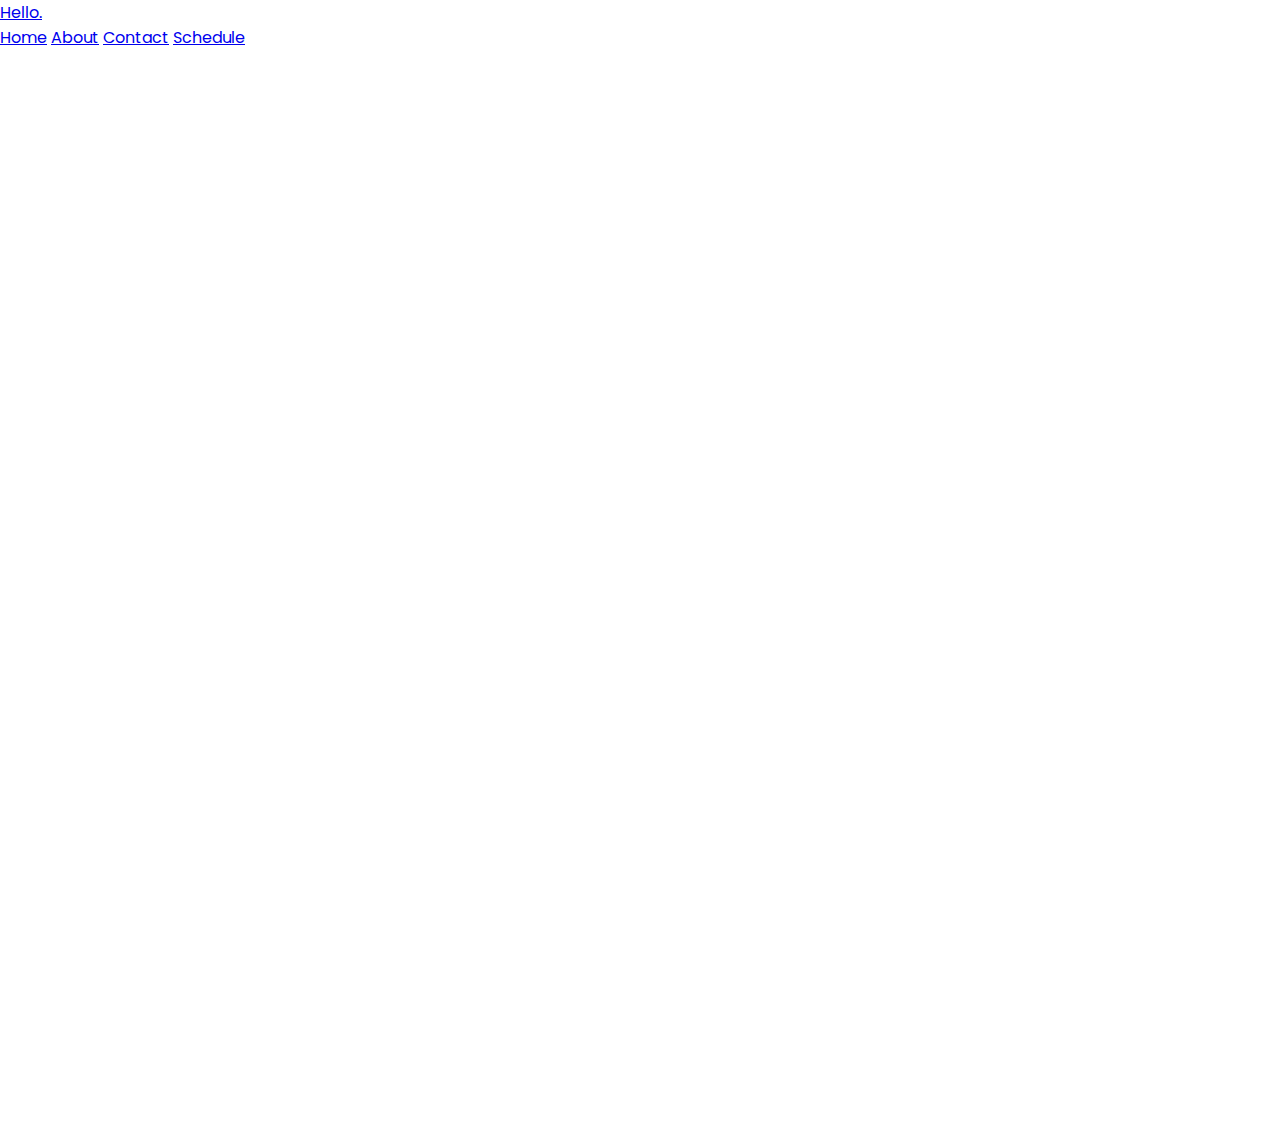
<file: index.html>
<!DOCTYPE HTML>
<html lang="en">

<head>
    <meta charset="UTF-8">
    <meta http-equiv="X-UA-Compatible" content="IE=edge">
    <meta name="viewport" content="width=device-width, initial-scale=1.0">
    <title>
        My Personal Website.
    </title>
    <link rel="stylesheet" href="style.css">
    <link href='https://unpkg.com/boxicons@2.1.4/css/boxicons.min.css' rel='stylesheet'>
</head>

<body>

    <header class="header">
        <a href="#" class="logo">Hello.</a>
        <nav class="navbar">
            <a href="index.html" class="active">Home</a>
            <a href="About_Me.html">About</a>
            <a href="ContactMe.html">Contact</a>
            <a href="Schedule.html">Schedule</a>
        </nav>
    </header>

    <section class="home">
        <div class="home-content">
            <h1>Hello!!!</h1>
            <h1>My name's</h1>
            <h1>Bagus Insan Pradana.</h1>
            <h3>Junior at Informatics Engineering.</h3>
            <p>I'am a college student in University of <b>Politeknik Elektronika Negeri Surabaya</b>,
                and i still have no idea how to coding like everyone else.</p>
            <div class="btn-box">
                <a href="About_Me.html">About Me?</a>
                <a href="Gaming/Gaming.html">Gaming</a>
            </div>
        </div>
    
    <div class="home-sci">
        <a href="https://www.instagram.com/gaatsuu/"><i class='bx bxl-instagram' ></i></a>
        <a href="https://steamcommunity.com/profiles/76561198372356977/"><i class='bx bxl-steam'></i></a>
        <a href="https://web.facebook.com/rock.head.75286?locale=id_ID&_rdc=1&_rdr"><i class='bx bxl-facebook-circle' ></i></a>
    </div>
    </section>

</body>

</html>
</file>
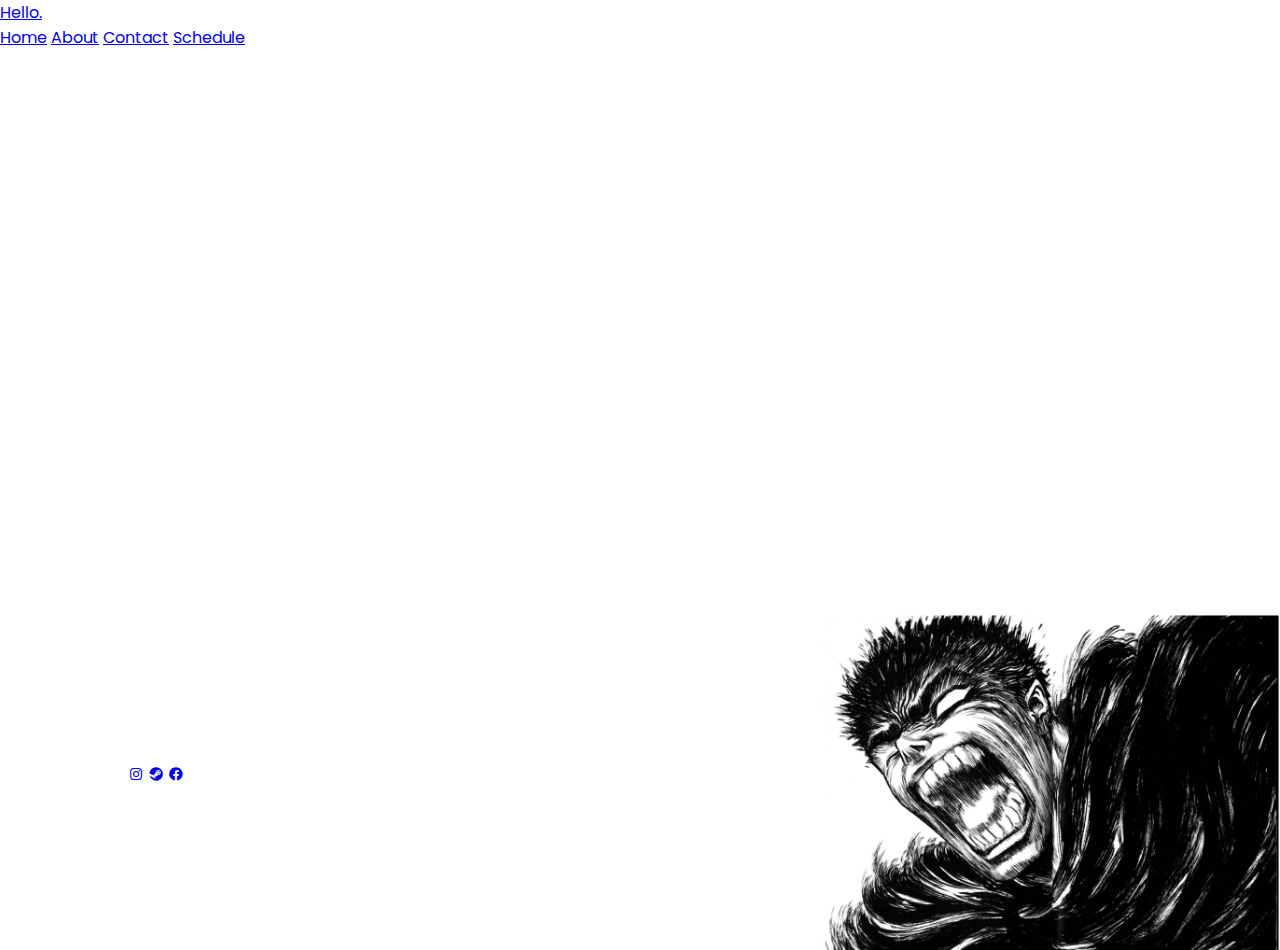
<file: About_Me.html>
<!DOCTYPE HTML>
<html lang="en">

<head>
    <meta charset="UTF-8">
    <meta http-equiv="X-UA-Compatible" content="IE=edge">
    <meta name="viewport" content="width=device-width, initial-scale=1.0">
    <title>
        About Me
    </title>
    <link rel="stylesheet" href="AboutMeStyle.css">
    <link href='https://unpkg.com/boxicons@2.1.4/css/boxicons.min.css' rel='stylesheet'>
</head>

<body>
    
    <header class="header">
        <a href="#" class="logo">
            Hello.
        </a>
        <nav class="navbar">
            <a href="index.html">Home</a>
            <a href="About_Me.html" class="active">About</a>
            <a href="ContactMe.html">Contact</a>
            <a href="Schedule.html">Schedule</a>
        </nav>

    </header>

    <!-- Embed YT -->
<section class="home">
    <div class="YouTube">
        <iframe class="youtube" width="560" height="315" src="https://www.youtube.com/embed/4asAfWde1BE?autoplay=1&mute=0" title="YouTube video player" frameborder="0" allow="accelerometer; autoplay; clipboard-write; encrypted-media; gyroscope; picture-in-picture; web-share" referrerpolicy="strict-origin-when-cross-origin" allowfullscreen>
        </iframe>
    <div class="home-content">
        <h1>
            About Me!
        </h1>
        <h3>
            My name is Bagus Insan Pradana!
        </h3>
        <h3>But people sometimes called me <i>"Dana"</i> or <i>"Bagus"</i>.</h3>
        <p>I was born in <b>Indonesia</b>, Batam, Riau Islands, August 13th 2005. 
            although i was born in Batam my parent decide to return in Java. 
            I'm pursuing my education mostly in <i>East Java</i>, & now here i'am become a college student
            in <b>Politeknik Elektronika Negeri Surabaya</b> pursuing my degree in <b>Informatics Engineering.</b><a href="./Ajax XML/XML.html" class="XML"> I also like movie!</a>
        </p>
    </div>
    <div class="home-sci">
        <a href="https://www.instagram.com/gaatsuu/"><i class='bx bxl-instagram' ></i></a>
        <a href="https://steamcommunity.com/profiles/76561198372356977/"><i class='bx bxl-steam'></i></a>
        <a href="https://web.facebook.com/rock.head.75286?locale=id_ID&_rdc=1&_rdr"><i class='bx bxl-facebook-circle' ></i></a>
    </div>

</section>

</body>
</html>
</file>
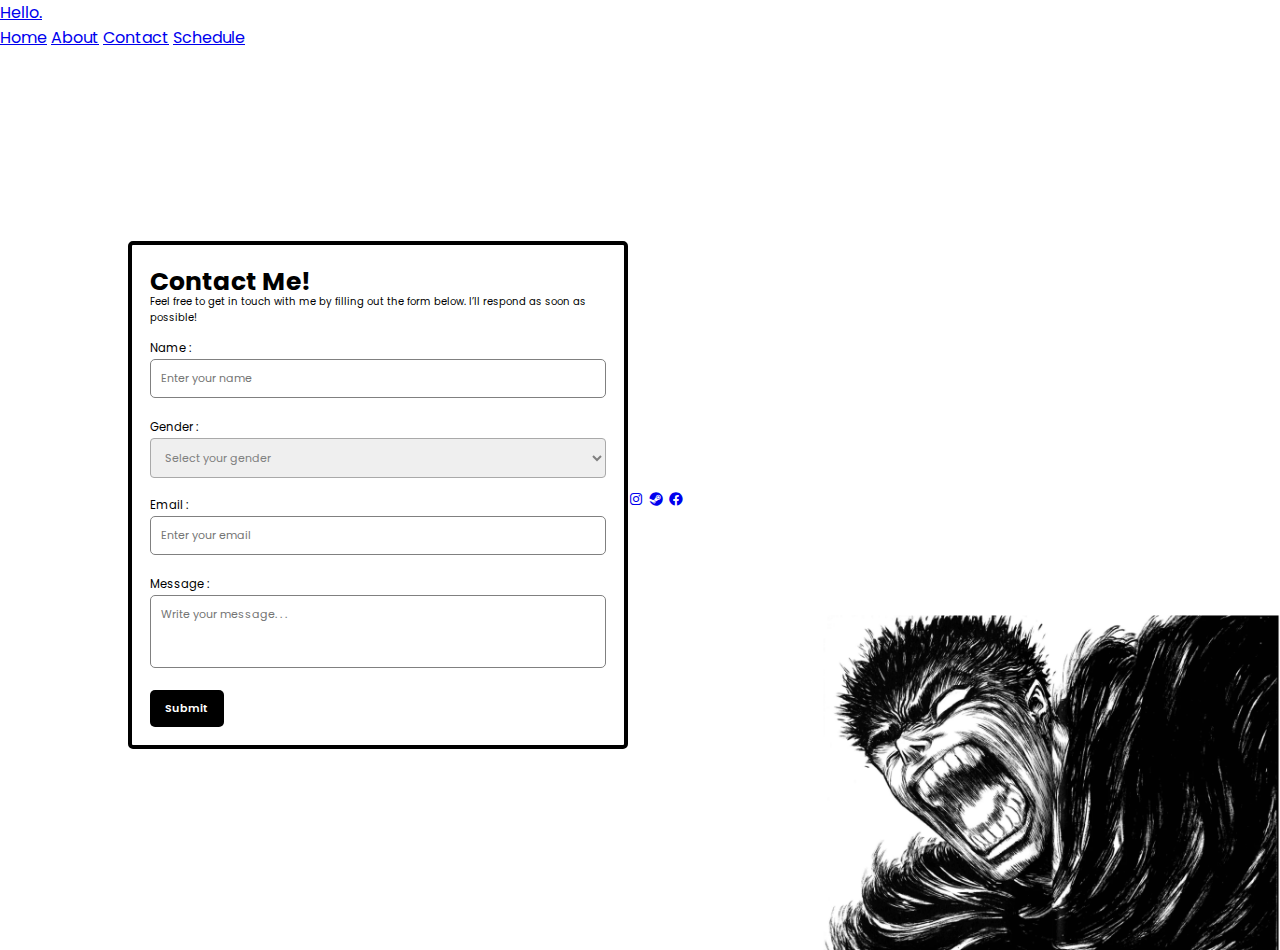
<file: ContactMe.html>
<!DOCTYPE HTML>
<html lang="en">

<head>
    <meta charset="UTF-8">
    <meta http-equiv="X-UA-Compatible" content="IE=edge">
    <meta name="viewport" content="width=device-width, initial-scale=1.0">
    <title>
        Contact Me!
    </title>
    <link rel="stylesheet" href="ContactStyle.css">
    <link href='https://unpkg.com/boxicons@2.1.4/css/boxicons.min.css' rel='stylesheet'>
</head>

<body>  
    <header class="header">
        <a href="#" class="logo">
            Hello.
        </a>
        <nav class="navbar">
            <a href="index.html" class="#">Home</a>
            <a href="About_Me.html">About</a>
            <a href="ContactMe.html" class="active">Contact</a>
            <a href="Schedule.html">Schedule</a>
        </nav>

    </header>

<section class="home">
    <div class="form-container">
        <h2>Contact Me!</h2>
        <p>Feel free to get in touch with me by filling out the form below. I’ll respond as soon as possible!</p>
        <form action="#" method="post">
            
            <label for="name">
                Name :
            </label>
            <input type="text" id="name" name="name" placeholder="Enter your name">
            
            <label for="gender">
                Gender :
            </label>
            <select id="gender" name="gender" required>
                <option value="" disabled selected>Select your gender</option>
                <option value="male">Male</option>
                <option value="female">Female</option>
                <option value="other">Other</option>
            </select>
            
            <label for="email">
                Email :
            </label>
            <input type="email" id="email" name="email" placeholder="Enter your email" required>
            
            <label for="message">
                Message :
            </label>
            <textarea id="message" name="message" rows="3" placeholder="Write your message. . ." required></textarea>
            
            <button type="submit">
                Submit
            </button>
        </form>
    </div>
    

    <div class="home-sci">
        <a href="https://www.instagram.com/gaatsuu/"><i class='bx bxl-instagram' ></i></a>
        <a href="https://steamcommunity.com/profiles/76561198372356977/"><i class='bx bxl-steam'></i></a>
        <a href="https://web.facebook.com/rock.head.75286?locale=id_ID&_rdc=1&_rdr"><i class='bx bxl-facebook-circle' ></i></a>
    </div>

</section>



</body>

</html>
</file>
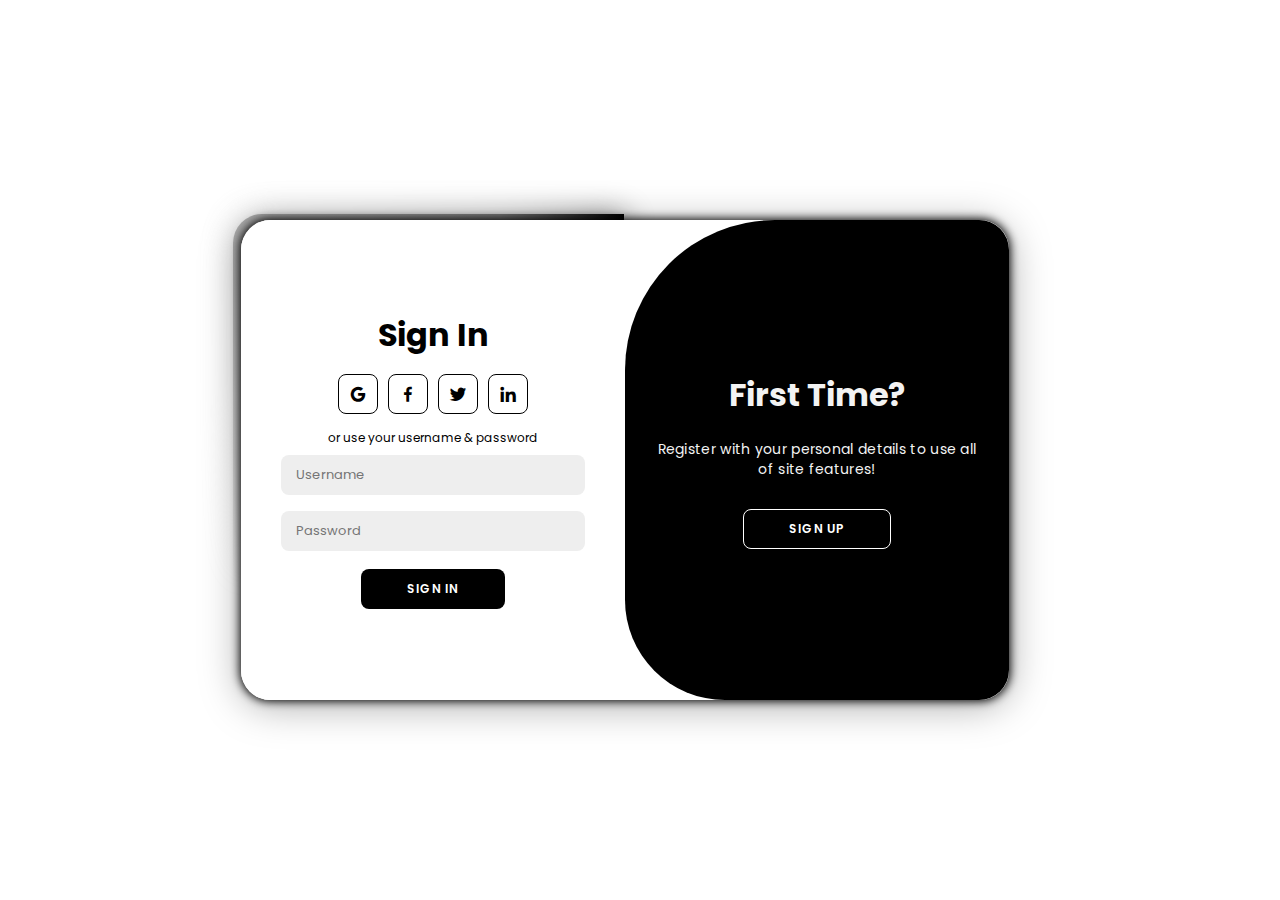
<file: LoginPage.html>
<!DOCTYPE html>
<html lang="en">
    <head>
        <meta charset="UTF-8" />
        <meta name="viewport" content="width=device-width, initial-scale=1.0">
        <link href='https://unpkg.com/boxicons@2.1.4/css/boxicons.min.css' rel='stylesheet'>
        <link rel="stylesheet" href="Login.css">
        <title>Welcome! | Login/Register</title>
    </head>

    <body>

        <section class="home">
        <div class="form-animation">
        <div class="container" id="container">
            <div class="form-container sign-up">
                <form>
                    <h1>Create Account</h1>
                    <div class="social-icons">
                        <a href="#" id="icons"><i class='bx bxl-google'></i></a>
                        <a href="#" id="icons"><i class='bx bxl-facebook'></i></a>
                        <a href="#" id="icons"><i class='bx bxl-twitter'></i></a>
                        <a href="#" id="icons"><i class='bx bxl-linkedin' ></i></a>
                    </div>
                    <span>or use your email for registeration</span>
                    <input type="text" placeholder="Name">
                    <input type="email" placeholder="Email">
                    <input type="password" placeholder="Password">
                    <button>Sign Up</button>
                </form>
            </div>

            <div class="form-container sign-in">
                <form>
                    <h1>Sign In</h1>
                    <div class="social-icons">
                        <a href="#" id="icons"><i class='bx bxl-google'></i></a>
                        <a href="#" id="icons"><i class='bx bxl-facebook'></i></a>
                        <a href="#" id="icons"><i class='bx bxl-twitter'></i></a>
                        <a href="#" id="icons"><i class='bx bxl-linkedin' ></i></a>
                    </div>
                    <span>or use your username & password</span>
                    <input type="text" placeholder="Username" required>
                    <input type="password" placeholder="Password" required>
                    <button>Sign In</button>
                </form>
            </div>

            <div class="toggle-container">
                <div class="toggle">
                    <div class="toggle-panel toggle-left">
                        <h1>Welcome Back!</h1>
                        <P>Enter your pesonal details to use all of site features</P>
                        <button class="hidden" id="login">Sign In</button>
                    </div>
                    <div class="toggle-panel toggle-right">
                        <h1>First Time?</h1>
                        <P>Register with your personal details to use all of site features!</P>
                        <button class="hidden" id="register">Sign Up</button>
                    </div>
                </div>
            </div>
            </div>
        </div>
        
            </section>

        <script src="Login.js"></script>
    </body>
</html>
</file>
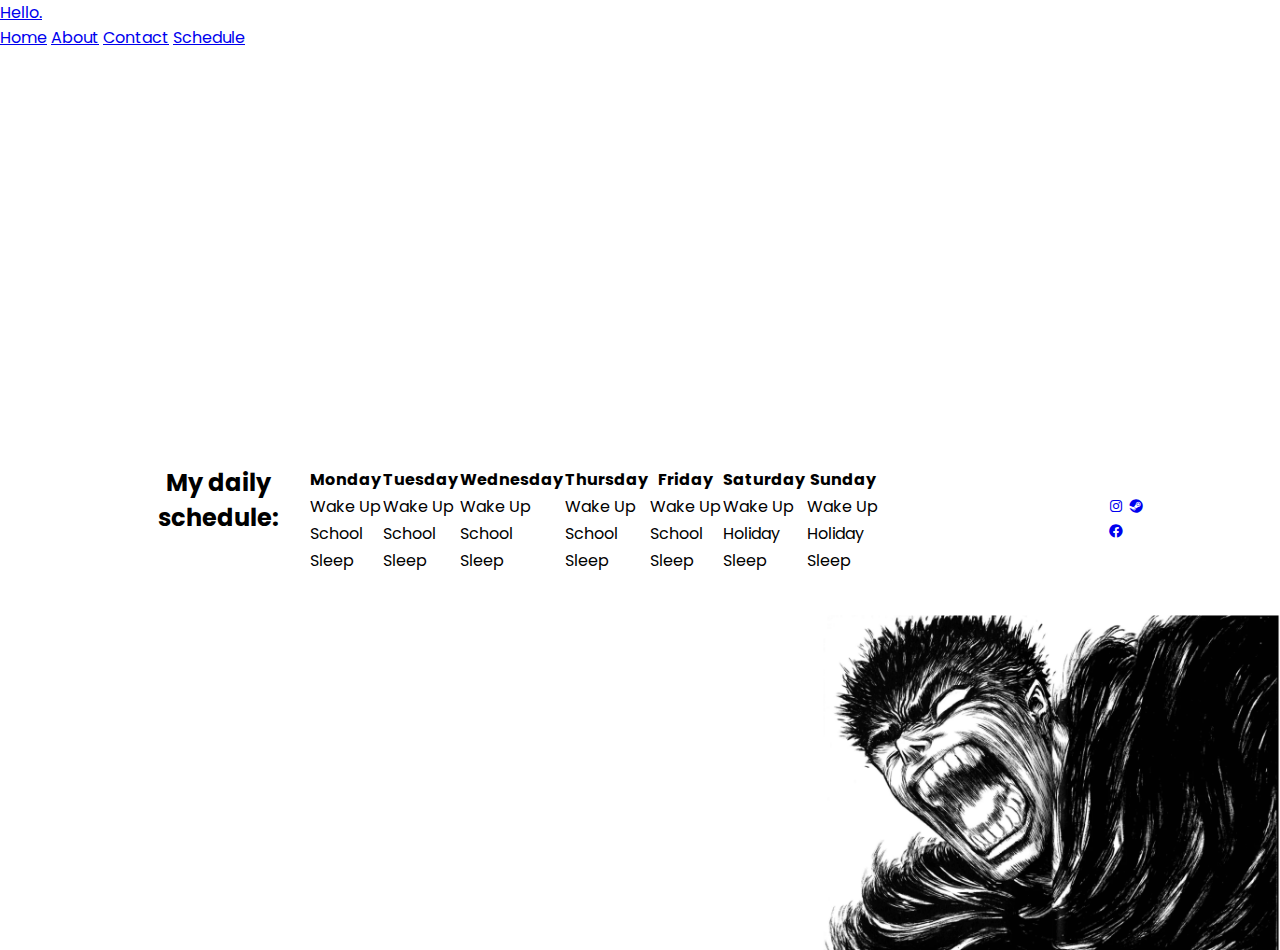
<file: Schedule.html>
<!DOCTYPE HTML>
<html lang="en">

<head>
    <meta charset="UTF-8">
    <meta http-equiv="X-UA-Compatible" content="IE=edge">
    <meta name="viewport" content="width=device-width, initial-scale=1.0">
    <title>
        About Me
    </title>
    <link rel="stylesheet" href="ScheduleStyle.css">
    <link href='https://unpkg.com/boxicons@2.1.4/css/boxicons.min.css' rel='stylesheet'>
</head>


<body>
    <header class="header">
        <a href="#" class="logo">
            Hello.
        </a>
        <nav class="navbar">
            <a href="index.html">Home</a>
            <a href="About_Me.html">About</a>
            <a href="ContactMe.html">Contact</a>
            <a href="Schedule.html" class="active">Schedule</a>
        </nav>
    </header>

<section class="home">
    <p class="title"><b>My daily schedule:</b></p>
    <div class="schedule-container">
        <table class="table-content">
            <thead>
                <tr>
                    <th>Monday</th>
                    <th>Tuesday</th>
                    <th>Wednesday</th>
                    <th>Thursday</th>
                    <th>Friday</th>
                    <th>Saturday</th>
                    <th>Sunday</th>
                </tr>
            </thead>
            <tbody>
                <tr>
                    <td>Wake Up</td>
                    <td>Wake Up</td>
                    <td>Wake Up</td>
                    <td>Wake Up</td>
                    <td>Wake Up</td>
                    <td>Wake Up</td>
                    <td>Wake Up</td>
                </tr>
                <tr>
                    <td>School</td>
                    <td>School</td>
                    <td>School</td>
                    <td>School</td>
                    <td>School</td>
                    <td>Holiday</td>
                    <td>Holiday</td>
                </tr>
                <tr>
                    <td>Sleep</td>
                    <td>Sleep</td>
                    <td>Sleep</td>
                    <td>Sleep</td>
                    <td>Sleep</td>
                    <td>Sleep</td>
                    <td>Sleep</td>
                </tr>
            </tbody>
        </table>
    </div>

    <div class="home-sci">
        <a href=left;ps://www.instagram.com/gaatsuu/"><i class='bx bxl-instagram' ></i></a>
        <a href="https://steamcommunity.com/profiles/76561198372356977/"><i class='bx bxl-steam'></i></a>
        <a href="https://web.facebook.com/rock.head.75286?locale=id_ID&_rdc=1&_rdr"><i class='bx bxl-facebook-circle' ></i></a>
    </div>
 
    </section>

    </body>
</html>
</file>
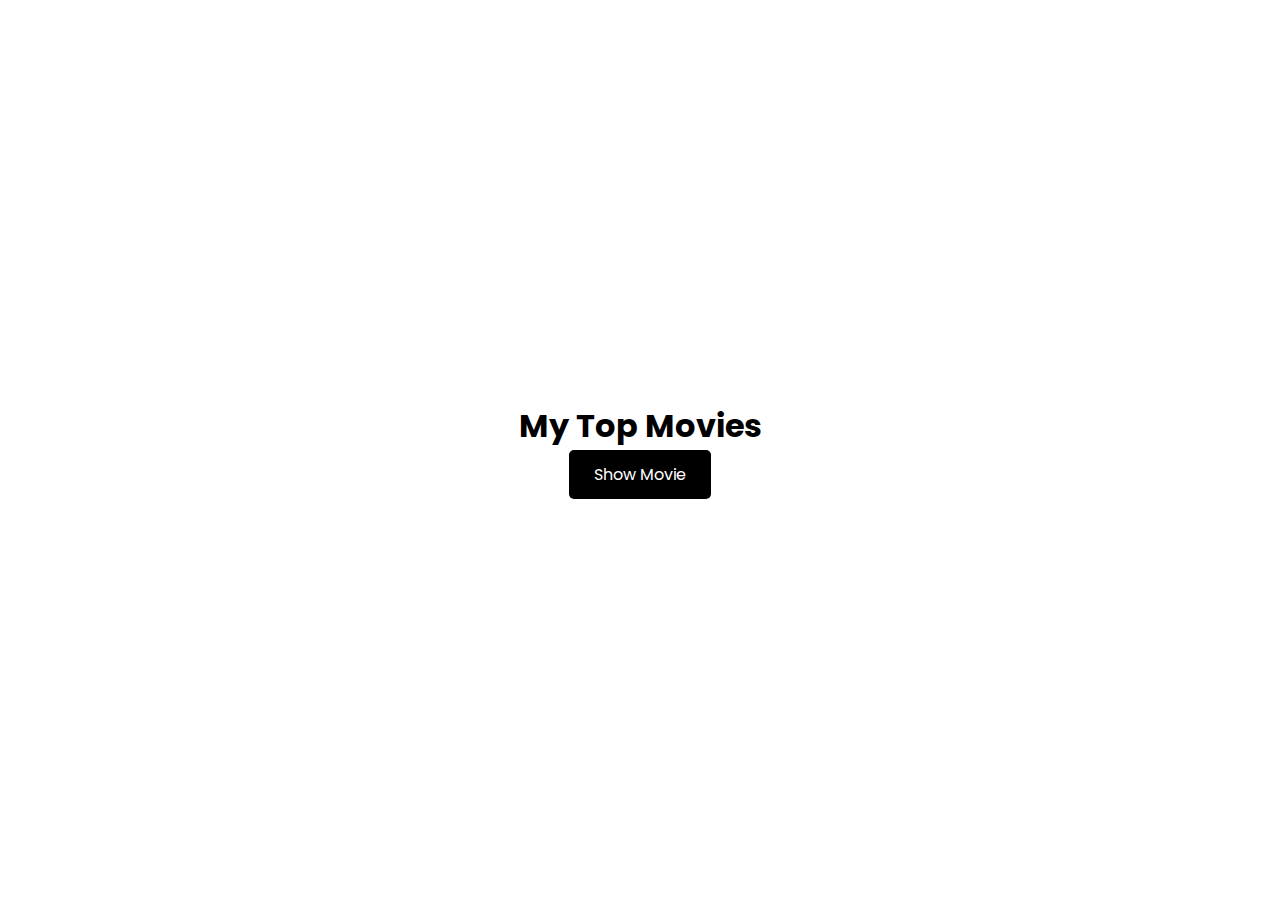
<file: Ajax XML/XML.html>
<!DOCTYPE html>
<html lang="en">
<head>
  <meta charset="UTF-8">
  <title>AJAX XML Table Example</title>
  <link rel="stylesheet" href="XML.css">
  <link href='https://unpkg.com/boxicons@2.1.4/css/boxicons.min.css' rel='stylesheet'>
</head>
<body>
  <div class="container">
    <h1>My Top Movies</h1>
    <button id="loadData">Show Movie</button>
    <div id="movieTable" class="table-container" style="display: none;">
      <table>
        <thead>
          <tr>
            <th>Num</th>
            <th>Film</th>
            <th>Duration (mins)</th>
            <th>Sub-genre</th>
            <th>Director</th>
            <th>Year</th>
            <th>Classification</th>
          </tr>
        </thead>
        <tbody id="movies"></tbody> <!-- Change 'kabinet' to 'movies' -->
      </table>
    </div>
  </div>
  <script src="script.js"></script>
</body>
</html>
</file>
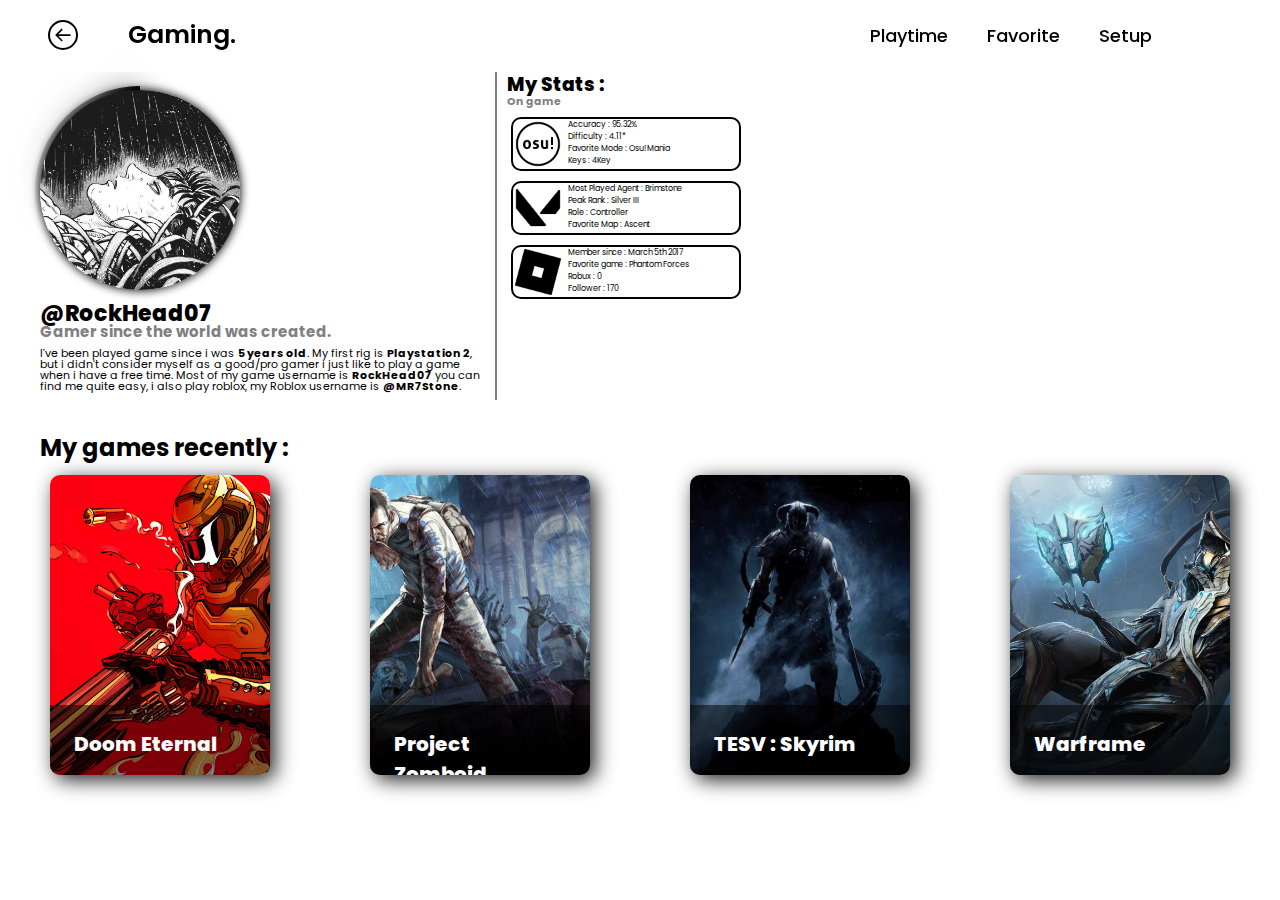
<file: Gaming/Gaming.html>
<!DOCTYPE html>
<html lang="en">

<head>
    <meta charset="UTF-8" />
    <meta name="viewport" content="width=device-width, initial-1.0"/>
    <meta name="viewport" content="width=device-width, initial-scale=1.0">
    <title>
        Gaming
    </title>
    <link rel="stylesheet" href="GamingStyle.css">
    <link href='https://unpkg.com/boxicons@2.1.4/css/boxicons.min.css' href="https://icons8.com/icon/7JgDCWqRXkiD/osu" rel='stylesheet'>
</head>

<body>
    <header class="header">
        <div class="back-icon">
        <a href="../index.html"><i class='bx bx-arrow-back'></i></a>
        </div>
        <a href="#" class="logo">
                    Gaming.
                </a>
                <nav class="navbar">
                <a href="#">Playtime</a>
                <a href="#">Favorite</a>
                <a href="#">Setup</a>
                </nav>
    </header>


<!-- Home Section -->

    <section class="home">
        <div class="home-content">

<!-- Avatar & Profile -->
<div class="ava">            
<img src="profile.jpg" class="avatar">            
</div>
<h3>@RockHead07</h3>
<h5>Gamer since the world was created.</h5>
<p>I've been played game since i was <b>5 years old</b>. My first rig is <B>Playstation 2</B>, but
    i didn't consider myself as a good/pro gamer i just like to play a game when i have a free time. Most of my game username is <B>RockHead07</B> you can find me quite easy, i also play roblox,
    my Roblox username is <b>@MR7Stone</b>.</p>
    </div>

<!-- After Profile  -->

    <div class="line"></div>
    <div class="line-text">
        <h3>My Stats :</h3>
        <h6>On game</h6>
    </div>

    <!-- Afterline Game Icon -->
     <section class="game-icon">

    <!-- Osu Icon -->
            <div class="osu">
            <a class="osu-icon" href="https://osu.ppy.sh/users/15394990/mania"><img height="50px" src="osu.png"></a>
            <div class="osu-text">
                <p>Accuracy : 95.32%</P> 
                <P>Difficulty : 4.11*</p>
                <p>Favorite Mode : Osu!Mania</p> 
                <p>Keys : 4Key</p>
                </div>
        </div>

    <div class="valorant">
        <a class="valorant-icon" href="https://tracker.gg/valorant/profile/riot/RockHead07%236638/overview?season=all"><img height="50px" src="valo.png"></a>
        <div class="valo-text">
        <p>Most Played Agent : Brimstone</p>
        <p>Peak Rank : Silver III</p>
        <p>Role : Controller </p>
        <p>Favorite Map : Ascent</p>
    </div>
    </div>

    <div class="roblox">
        <a href="https://www.roblox.com/users/255742571/profile" class="roblox-icon"><img height="50px" src="roblox.png"></a>
        <div class="roblox-text">
            <p>Member since : March 5th 2017</p>
            <p>Favorite game : Phantom Forces</p>
            <p>Robux : 0</p>
            <p>Follower : 170</p>
        </div>
    </div>

    </section>

    </section>


    <!-- Game Section -->

    <div class="game-title">
        <h2>My games recently :</h2>
    </div>

    <div class="card">
        <div class="game">
            <img src="Doom.jpg" alt="">
            <div class="game-content">
                    <h3><a href="https://store.steampowered.com/app/782330/DOOM_Eternal/" class="game-btn">Doom Eternal</a></h3>
                    <p>In this sequel to Doom (2016), Hell has taken Earth, so it's up to the Doom Slayer, the ultimate demon-killing machine created 
                    by a mystical force, to rip and tear the forces of Hell apart. However, Hell is not alone in this fight.</p>
        </div>
    </div>

        <div class="game">
            <img src="pz.jpg" alt="">
            <div class="game-content">
                            <h3><a href="https://store.steampowered.com/app/108600/Project_Zomboid/" class="game-btn">Project Zomboid</a></h3>
                            <p>a zombie survival simulator currently in early access, with open world, RPG and
                                Sandbox game-play elements. Coded in Java and Lua, Project Zomboid is set to be released on Windows and Linux, and macOS.</p>
        </div>
    </div>

        <div class="game">
            <img src="skyrim.jpg" alt="">
            <div class="game-content">
                                    <h3><a href="https://store.steampowered.com/app/489830/The_Elder_Scrolls_V_Skyrim_Special_Edition/" class="game-btn">TESV : Skyrim</a></h3>
                                    <p>An RPG game play as character the Dragonborn, a person that has power to shout like a dragon 
                                        on their quest to defeat Alduin the World-Eater,
                                        a dragon prophesied to destroy the world.</p>
                </div>
            </div>
                
        <div class="game">
            <img src="warframe.jpg" alt="">
            <div class="game-content">
                <h3><a href="https://www.warframe.com/" class="game-btn">Warframe</a></h3>
                <p>You play as a Tenno, a surviving race of beings and the only ones who can use the incredible Warframes. Your
                role is to try and take back the solar system from the horrific beings that inhabit it.</p>
        </div>
    </div>
</div>

</body>
</html>
</file>
<file: style.css>
/* FONTS */
@import url('https://fonts.googleapis.com/css2?family=Poppins:ital,wght@0,100;0,200;0,300;0,400;0,500;0,600;0,700;0,800;0,900&display=swap');

/* KEYFRAMES ANIMATION */
@keyframes showRight {
    100% {
        width: 0;
    }
}

/* BASE CSS */
* {
    margin: 0;
    padding: 0;
    box-sizing: border-box;
    font-family: 'Poppins', sans-serif;
}

.body {
    color: black ;
}

/* background */
.home {
    height: 100vh;
    display: flex;
    align-items: center;
    background-color: white;
    background: url('image.png') no-repeat;
    background-size: cover;
    background-position: center;
    padding: 0 10%;
    position: relative;
}

.home-content {
    max-width: 600px;
}

.home-content h1 {
    position: relative;
    font-size: 50px;
    font-weight: 700;
    height: 55px;
}

.home-content h1::before {
    content: '';
    position: absolute;
    top: 0;
    right: 0;
    width: 100%;
    height: 125%;
    background: white;
    animation: showRight 1s ease forwards;
    animation-delay: 1s;
}

.home-content h3 {
    position: relative;
    font-size: 27px;
    font-weight: 650;
    color: gray;
    top: 9px;
}

.home-content h3::before {
    content: '';
    position: absolute;
    top: 5px;
    right: 0;
    width: 100%;
    height: 90%;
    background: white;
    animation: showRight 1s ease forwards;
    animation-delay: 1.3s;
}

.home-content p {
    position: relative;
    font-size: 16px;
    margin: 20px 0 35px;
}

.home-content p::before {
    content: '';
    position: absolute;
    top: 0;
    right: 0;
    width: 100%;
    height: 100%;
    background: white;
    animation: showRight 1s ease forwards;
    animation-delay: 1.6s;
}

.home-content .btn-box {
    position: relative;
    display: flex;
    justify-content: space-between;
    width: 345px;
    height: 50px;
}

.home-content .btn-box::before {
    content: '';
    position: absolute;
    top: 0;
    right: 0;
    width: 100%;
    height: 100%;
    background: white;
    animation: showRight 1s ease forwards;
    animation-delay: 1.9s;
    z-index: 2;
}

.btn-box a {
    position: relative;
    display: inline-flex;
    justify-content: center;
    align-items: center;
    width: 150px;
    height: 100%;
    background: black;
    border: 2px solid black;
    border-radius: 8px;
    font-size: 19px;
    color: white;
    text-decoration: none;
    font-weight: 600;
    letter-spacing: 1px;
    z-index: 1;
    overflow: hidden;
    transition: .5s;
}

.btn-box a:nth-child(2){
    background: transparent ;
    color: black;
}

.btn-box a:nth-child(2):hover {
    color: white ;
}

.btn-box a:nth-child(2)::before{
    background: black;
}

.btn-box a::before{
    content: '';
    position: absolute;
    top: 0;
    left: 0;
    width: 0;
    height: 100%;
    background: white;
    z-index: -1;
    transition: .5s;
}

.btn-box a:hover{
    color: black;
}

.btn-box a:hover::before {
    width: 100%;

}

/* RESPONSIVE DESIGN */

/* Screen With 1280px width */
@media screen and (max-width: 1280px) {
    .home {
        background-size: 70%;
        background-position: right bottom;
    }

    .home-content h1::before {
        content: '';
        position: absolute;
        top: 0;
        right: 0;
        width: 100%;
        height: 165%;
        background: white;
        animation: showRight 1s ease forwards;
        animation-delay: 1s;
    }


    .home-content .btn-box::before {
        content: '';
        position: absolute;
        top: -5px;
        right: -20px;
        width: 120%;
        height: 115%;
        background: white;
        animation: showRight 1s ease forwards;
        animation-delay: 1.9s;
        z-index: 2;
    }

    .home-sci::before{
        content: '';
        position: absolute;
        top: -5px;
        right: -15px;
        width: 120%;
        height: 120%;
        background: white;
        animation: showRight 1s ease forwards;
        animation-delay: 2.5s;
        z-index: 2;
    }
}


/* Adjusting font sizes and layout for smaller screens */
@media screen and (max-width: 768px) {
    .header {
        padding:  5%;
    }

    .home {
        background-size: 70%;
        background-position: right bottom;
    }

    .navbar a {
        font-size: 12px;
        margin-left: 5px;
    }

    .home-content h1 {
        font-size: 35px;
        bottom: 0px;
        max-width: 600px;
        height: 40px;
        font-weight: 700;
    }

    .home-content h1::before {
        content: '';
        position: absolute;
        top: 0;
        right: 0;
        width: 100%;
        height: 165%;
        background: white;
        animation: showRight 1s ease forwards;
        animation-delay: 1s;
    }

    .home-content h3 {
        font-size: 22.5px;
        top: -1.5px;
    }

    .home-content p{
        font-size: 13.5px;
        top: -5px;
    }

}
/* Mobile Screen Adjustments */
@media screen and (max-width: 480px) {

    .home-content h1::before {
        content: '';
        position: absolute;
        top: 0;
        right: 45px;
        width: 100%;
        height: 100%;
        background: white;
        animation: showRight 1s ease forwards;
        animation-delay: 1s;
    }

    .home-content h1 {
        font-size: 25px;
        position: relative;
        margin-bottom: -10px;
        bottom: 55px;
        height: auto;
    }

    .home-content h3 {
        font-size: 1.1rem;
        position: relative;
        top: -50px;
    }

    .home-content p {
        font-size: 10px;
        top: -60px;
        max-width: 300px;   
    }

    .home-content .btn-box{
        padding-right: 0px;
        bottom: 30px;
        right: 20px;
    }      

    .home-content .btn-box::before {
        content: '';
        position: absolute;
        top: -10px;
        right: -15px;
        width: 120%;
        height: 140%;
        background: white;
        animation: showRight 1s ease forwards;
        animation-delay: 1.9s;
        z-index: 2;
    }

    .btn-box a {
        position: relative;
        display: inline-flex;
        justify-content: center;
        align-items: center;
        margin: 10px auto;
        width: 120px;
        height: 85%;
        background: black;
        border: 2px solid black;
        border-radius: 8px;
        font-size: 14px;
        color: white;
        text-decoration: none;
        font-weight: 600;
        letter-spacing: 1px;
        z-index: 1;
        overflow: hidden;
        transition: .5s;
    }


}
</file>
<file: AboutMeStyle.css>
/* FONTS */
@import url('https://fonts.googleapis.com/css2?family=Poppins:ital,wght@0,100;0,200;0,300;0,400;0,500;0,600;0,700;0,800;0,900&display=swap');

/* KEYFRAMES ANIMATION */
@keyframes showRight {
    100% {
        width: 0;
    }
}

/* BASE CSS */
* {
    margin: 0;
    padding: 0;
    box-sizing: border-box;
    font-family: 'Poppins', sans-serif;
}

.body {
    color: black ;
}
/* background */
.home {
    height: 100vh;
    display: flex;
    align-items: center;
    background-color: white;
    background: url('image.png') no-repeat;
    background-size: cover;
    background-position: center;
    padding: 0 10%;
    position: relative;
}

/* AJAX XML */

.XML{
    color: black;
}

.XML:hover{
    text-decoration: blink;
    transition: .3s;
    color: red;
}

.home-content h1 {
    position: relative;
    font-size: 50px;
    font-weight: 700;
    height: 55px;
}

.home-content h1::before {
    content: '';
    position: absolute;
    top: 0;
    right: 20px;
    width: 100%;
    height: 100%;
    background: white;
    animation: showRight 1s ease forwards;
    animation-delay: 1s;
}

.home-content h3 {
    position: relative;
    font-size: 22px;
    font-weight: 650;
    max-width: 620px;
    color: gray;
}

.home-content h3::before {
    content: '';
    position: absolute;
    top: 0;
    right: -40px;
    width: 110%;
    height: 100%;
    background: white;
    animation: showRight 1s ease forwards;
    animation-delay: 1.3s;
}

.home-content p {
    position: relative;
    font-size: 12px;
    margin: 10px 0 25px;
    max-width: 590px;
}

.home-content p::before {
    content: '';
    position: absolute;
    top: 0;
    right: -20px;
    width: 110%;
    height: 100%;
    background: white;
    animation: showRight 1s ease forwards;
    animation-delay: 1.6s;
}
/* RESPONSIVE DESIGN */

@media screen and (max-width: 1280px) {
    .home {
        background-size: 70%;
        background-position: right bottom;
    }

    .home-content h1::before {
        content: '';
        position: absolute;
        top: 0;
        right: 0;
        width: 100%;
        height: 165%;
        background: white;
        animation: showRight 1s ease forwards;
        animation-delay: 1s;
    }


    .home-content .btn-box::before {
        content: '';
        position: absolute;
        top: 0;
        right: -20px;
        width: 120%;
        height: 110%;
        background: white;
        animation: showRight 1s ease forwards;
        animation-delay: 1.9s;
        z-index: 2;
    }
}
/* Adjusting font sizes and layout for smaller screens */
@media screen and (max-width: 768px) {
    .home-content h1 {
        font-size: 35px;
        display: flex;
        height: 50px;
    }

    .home-content h1::before {
        content: '';
        position: absolute;
        top: 0;
        right: 0;
        width: 100%;
        height: 100%;
        background: white;
        animation: showRight 1s ease forwards;
        animation-delay: 1s;
    }

    .home-content h3 {
        font-size: 16.5px;
        top: 0;
    }

    .home-content h3::before {
        content: '';
        position: absolute;
        top: 0;
        right: 0;
        width: 100%;
        height: 100%;
        background: white;
        animation: showRight 1s ease forwards;
        animation-delay: 1.3s;
    }

    .home-content p {
        font-size: 10px;
        top: 0;
        max-width: 282.5px;
    }

    .home-content p::before {
        content: '';
        position: absolute;
        top: 0;
        right: 0px;
        width: 100%;
        height: 100%;
        background: white;
        animation: showRight 1s ease forwards;
        animation-delay: 1.6s;
    }

    .youtube {
        display:  flex;
        width: 400px;
        height: 240px;
    }
}


/* Mobile Screen Adjustments */
@media screen and (max-width: 480px) {
    .header {
        padding: 10px 3%;
    }

    .home-content h1 {
        font-size: 30px;
        position: relative;
        bottom:8px;
    }

    .home-content h3 {
        font-size: 12.5px;
        position: relative;
        top: -20px;
    }
    

    .home-content p {
        font-size: 8px;
        top: -30px;   
    }

    .youtube {
        margin: center;
        position: relative;
        display:  flex;
        width: 310px;
        height: 200px;
        
    } 

}
</file>
<file: ContactStyle.css>
/* FONTS */
@import url('https://fonts.googleapis.com/css2?family=Poppins:ital,wght@0,100;0,200;0,300;0,400;0,500;0,600;0,700;0,800;0,900&display=swap');

/* KEYFRAMES ANIMATION */
@keyframes showRight {
    100% {
        width: 0;
    }
}

/* BASE CSS */
* {
    margin: 0;
    padding: 0;
    box-sizing: border-box;
    font-family: 'Poppins', sans-serif;
}

.body {
    color: black ;
}

/* MAKING FORM */
.form-container {
    max-width: 600px;
    margin: left 0 auto;
    padding: 18px;
    border: 4px solid  black;
    border-radius: 5px;
    margin-bottom: 10px;
}

.form-container select {
    width: 100%;
    padding: 10px;
    border-radius: 4px;
    border: 1px solid gray ;
    font-size: 13px;
    color:gray;
    box-sizing: border-box;
    padding-bottom:10px ;
    margin-bottom: 12.5px;
}

.form-container label {
    font-size: 13.5px;
}

.form-container input,
.form-container textarea {
    width: 100%;
    padding: 10px;
    border-radius: 4px;
    border: 1px solid darkgray;
    font-size: 13px;
    color: gray;
    box-sizing: border-box;
    resize: none;
}

.form-container::before{
    content: '';
    position: absolute;
    top: 0;
    right: 782px;
    width: 100%;
    height: 88%;
    background: transparent;
    animation: showRight 1s ease forwards;
    animation-delay: .4.5s;
}

.form-container h2 {
    margin-bottom: -7px;
    font-size: 30px;
}

.form-container p{
    margin-bottom: 8px;
    font-size: 12px;
}

.form-container label {
    display: absolute;
    margin-bottom: 8px;
}
.form-container input, .form-container textarea {
    width: 100%;
    padding: 10px;
    margin-bottom: 15px;
    border: 1px solid gray;
    border-radius: 5px;
}
.form-container button {
    padding: 10px 15px;
    border: black;
    border-radius: 5px;
    background-color: black;
    color: white;
    font-weight: 550;
    font-size: 13px;
    cursor: pointer;
    transition: .25s;
}
.form-container button:hover {
    background-color: darkgray;
}

/* background */
.home {
    height: 100vh;
    display: flex;
    align-items: center;
    background-color: white;
    background: url('image.png') no-repeat;
    background-size: cover;
    background-position: center;
    padding: 0 10%;
    position: relative;
}

/* RESPONSIVE DESIGN */

@media screen and (max-width: 1280px) {
    .home {
        background-size: 70%;
        background-position: right bottom;
    }

    .home-content h1::before {
        content: '';
        position: absolute;
        top: 0;
        right: 0;
        width: 100%;
        height: 165%;
        background: white;
        animation: showRight 1s ease forwards;
        animation-delay: 1s;
    }


    .home-content .btn-box::before {
        content: '';
        position: absolute;
        top: 0;
        right: -20px;
        width: 120%;
        height: 110%;
        background: white;
        animation: showRight 1s ease forwards;
        animation-delay: 1.9s;
        z-index: 2;
    }

    /* MAKING FORM */
.form-container {
    max-width: 500px;
    margin: left 0 auto;
    padding: 18px;
    border: 4px solid  black;
    border-radius: 5px;
    margin-bottom: 10px;
}

.form-container select {
    width: 100%;
    padding: 10px;
    border-radius: 4px;
    border: 1px solid darkgray ;
    font-size: 11px;
    color:gray;
    box-sizing: border-box;
    padding-bottom:10px ;
    margin-bottom: 12.5px;
}

.form-container label {
    font-size: 11.5px;
}

.form-container input,
.form-container textarea {
    width: 100%;
    padding: 10px;
    border-radius: 4px;
    border: 1px solid #ccc;
    font-size: 11px;
    color: gray;
    box-sizing: border-box;
}

.form-container::before{
    content: '';
    position: absolute;
    top: 0;
    right: 782px;
    width: 100%;
    height: 88%;
    background: transparent;
    animation: showRight 1s ease forwards;
    animation-delay: .85s;
}

.form-container h2 {
    margin-bottom: -7px;
    font-size: 25px;
}

.form-container p{
    margin-bottom: 8px;
    font-size: 10px;
}

.form-container label {
    display: absolute;
    margin-bottom: 8px;
}
.form-container input, .form-container textarea {
    width: 100%;
    padding: 10px;
    margin-bottom: 15px;
    border: 1px solid gray;
    border-radius: 5px;
}
.form-container button {
    padding: 10px 15px;
    border: black;
    border-radius: 5px;
    background-color: black;
    color: white;
    font-weight: 550;
    font-size: 11px;
    cursor: pointer;
    transition: .25s;
}
}

/* Adjusting font sizes and layout for smaller screens */
@media screen and (max-width: 768px) {
    .home-content h1 {
        font-size: 2.5rem;
        bottom: 10px;
    }

    .home-content h3 {
        font-size: 1.25rem;
        top: 30px;
    }

       /* MAKING FORM */
.form-container {
    max-width: 350px;
    margin: left 0 auto;
    padding: 18px;
    border: 4px solid  black;
    border-radius: 5px;
    margin-bottom: 10px;
}

.form-container select {
    width: 100%;
    padding: 10px;
    border-radius: 4px;
    border: 1px solid darkgray ;
    font-size: 10px;
    color:gray;
    box-sizing: border-box;
    padding-bottom:10px ;
    margin-bottom: 5px;
}

.form-container label {
    font-size: 10px;
}

.form-container input,
.form-container textarea {
    width: 100%;
    padding: 10px;
    border-radius: 4px;
    border: 1px solid #ccc;
    font-size: 10px;
    color: gray;
    box-sizing: border-box;
}

.form-container::before{
    content: '';
    position: absolute;
    top: 0;
    right: 782px;
    width: 100%;
    height: 88%;
    background: transparent;
    animation: showRight 1s ease forwards;
    animation-delay: .85s;
}

.form-container h2 {
    margin-bottom: -7px;
    font-size: 20px;
}

.form-container p{
    margin-bottom: 8px;
    font-size: 8px;
}

.form-container label {
    display: absolute;
    margin-bottom: 8px;
}
.form-container input, .form-container textarea {
    width: 100%;
    padding: 10px;
    margin-bottom: 5px;
    border: 1px solid gray;
    border-radius: 5px;
}
.form-container button {
    padding: 10px 15px;
    border: black;
    border-radius: 5px;
    background-color: black;
    color: white;
    font-weight: 550;
    font-size: 10px;
    cursor: pointer;
    transition: .25s;
}
}


/* Mobile Screen Adjustments */
@media screen and (max-width: 480px) {
    .home-content h1 {
        font-size: 2rem;
        position: relative;
        bottom:90px;
    }

    .home-content h3 {
        font-size: 1.1rem;
        position: relative;
        top: -50px;
    }

    .home-content p {
        font-size: 10px;
        top: -50px;   
    }

    .home-content .btn-box{
        padding-right: 10px;
    }      
    
    /* MAKING FORM */
.form-container {
    max-width: 600px;
    margin: left 0 auto;
    padding: 18px;
    border: 4px solid  black;
    border-radius: 5px;
    margin-bottom: 10px;
}

.form-container select {
    width: 100%;
    padding: 10px;
    border-radius: 4px;
    border: 1px solid darkgray ;
    font-size: 10px;
    color:gray;
    box-sizing: border-box;
    padding-bottom:10px ;
    margin-bottom: 5px;
}

.form-container label {
    font-size: 10px;
}

.form-container input,
.form-container textarea {
    width: 100%;
    padding: 10px;
    border-radius: 4px;
    border: 1px solid #ccc;
    font-size: 10px;
    color: gray;
    box-sizing: border-box;
}

.form-container::before{
    content: '';
    position: absolute;
    top: 0;
    right: 782px;
    width: 100%;
    height: 88%;
    background: transparent;
    animation: showRight 1s ease forwards;
    animation-delay: .85s;
}

.form-container h2 {
    margin-bottom: -7px;
    font-size: 20px;
}

.form-container p{
    margin-bottom: 8px;
    font-size: 8px;
}

.form-container label {
    display: absolute;
    margin-bottom: 8px;
}
.form-container input, .form-container textarea {
    width: 100%;
    padding: 10px;
    margin-bottom: 5px;
    border: 1px solid gray;
    border-radius: 5px;
}
.form-container button {
    padding: 10px 15px;
    border: black;
    border-radius: 5px;
    background-color: black;
    color: white;
    font-weight: 550;
    font-size: 10px;
    cursor: pointer;
    transition: .25s;
}
}
</file>
<file: Login.css>
/* FONTS */
@import url('https://fonts.googleapis.com/css2?family=Poppins:ital,wght@0,100;0,200;0,300;0,400;0,500;0,600;0,700;0,800;0,900&display=swap');

* {
    margin: 0;
    padding: 0;
    box-sizing: border-box;
    font-family: 'Poppins', sans-serif;
}

body{
    background-color: white;
    color: black;
    display: flex;
    align-items: center;
    justify-content: center;
    flex-direction: column;
    height: 100vh;
}

/* background */

.form-animation{
    max-width: 100%;
    min-height: 480px;
    border-radius: 29px;
    box-shadow: 0 0 10px .5px;
    margin-right: 30px;
    margin-top: 20px;
    position: relative;
}

@property --angle{
    syntax: "<angle>";
    initial-value: 0deg;
    inherits: false;
}

.form-animation::after, .form-animation::before{
    content: '';
    display: flex;
    --angle: 0deg;
    position: absolute;
    height: 103%;
    width: 102%;
    border-radius: 29px;
    background-image: conic-gradient(from var(--angle), transparent 70%, lightgray,darkgray, gray,  black);
    left: -8.5px;
    bottom: -8px;
    margin-top: 15.5px;
    z-index: -1;
    padding: 0px;
    animation: 5s spin linear infinite;
}

.form-animation::before {
    filter: blur(15px);
    opacity: .5;
}

@keyframes spin{
    0% {
        --angle: 0deg;
    }
    100% {
        --angle: 360deg;
    }
}

.container{
    background-color: #fff;
    border-radius: 30px;
    box-shadow: 0 5px 40px rgba(0, 0, 0, 0.35);
    position: relative;
    overflow: hidden;
    width: 768px;
    max-width: 100%;
    min-height: 480px;
}

.container p{
    font-size: 14px;
    line-height: 20px;
    letter-spacing: 0.3px;
    margin: 20px 0;
}

.container span{
    font-size: 12px;
}

.container a{
    color: #333;
    font-size: 13px;
    text-decoration: none;
    margin: 15px 0 10px;
}

.container button{
    background-color: black;
    color: #fff;
    font-size: 12px;
    padding: 10px 45px;
    border: 1px solid transparent;
    border-radius: 8px;
    font-weight: 600;
    letter-spacing: 0.5px;
    text-transform: uppercase;
    margin-top: 10px;
    cursor: pointer;
}

.container button.hidden{
    background-color: transparent;
    border-color: #fff;
}

.container form{
    background-color: #fff;
    display: flex;
    align-items: center;
    justify-content: center;
    flex-direction: column;
    padding: 0 40px;
    height: 100%;
}

.container input{
    background-color: #eee;
    border: none;
    margin: 8px 0;
    padding: 10px 15px;
    font-size: 13px;
    border-radius: 8px;
    width: 100%;
    outline: none;
}

.form-container{
    position: absolute;
    top: 0;
    height: 100%;
    transition: all 0.6s ease-in-out;
}

.sign-in{
    left: 0;
    width: 50%;
    z-index: 2;
}

.container.active .sign-in{
    transform: translateX(100%);
}

.sign-up{
    left: 0;
    width: 50%;
    opacity: 0;
    z-index: 1;
}

.container.active .sign-up{
    transform: translateX(100%);
    opacity: 1;
    z-index: 5;
    animation: move 0.6s;
}

@keyframes move{
    0%, 49.99%{
    opacity: 0;
    z-index: 1;
}
    50%, 100%{
    opacity: 1;
    z-index: 5;
}
}


.social-icons{
    margin: 15px 0;
    color: black;
}

.social-icons a{
    border: 1px solid black;
    font-size: 20px;
    color: black;
    border-radius: 20%;
    display: inline-flex;
    justify-content: center;
    align-items: center;
    margin: 0 3px;
    width: 40px;
    height: 40px;
}

.toggle-container{
    position: absolute;
    top: 0;
    left: 50%;
    width: 50%;
    height: 100%;
    overflow: hidden ;
    transition: all 0.6s ease-in-out;
    border-radius: 150px 0 0 100px;
    z-index: 1000;
}

.container.active .toggle-container{
    transform: translateX(-100%);
    border-radius: 0 150px 100px 0;
}

.toggle{
    background-color: black !important;
    height: 100%;
    background: black;
    color: rgb(243, 243, 243);
    position: relative;
    left: -100%;
    height: 100%;
    width: 200%;
    transform: translateX(0);
    transition: all 0.6s ease-in-out;
    
}


.container.active .toggle{
    transform: translateX(50%);
}

.toggle-panel{
    position: absolute;
    width: 50%;
    height: 100%;
    display: flex;
    align-items: center;
    justify-content: center;
    flex-direction: column;
    text-align: center;
    padding: 0 30px;
    top: 0;
    transform: translateX(0);
    transition: all 0.6s ease-in-out;
}

.toggle-left{
    transform: translateX(-200%);
}

.container.active .toggle-left{
    transform: translateX(0);
}

.toggle-right{
    right: 0;
    transform: translateX(0);
}

.container.active .toggle-right{
    transform: translateX(200%);
}
</file>
<file: ScheduleStyle.css>
/* FONTS */
@import url('https://fonts.googleapis.com/css2?family=Poppins:ital,wght@0,100;0,200;0,300;0,400;0,500;0,600;0,700;0,800;0,900&display=swap');

/* KEYFRAMES ANIMATION */
@keyframes showRight {
    100% {
        width: 0;
    }
}

/* BASE CSS */
* {
    margin: 0;
    padding: 0;
    box-sizing: border-box;
    font-family: 'Poppins', sans-serif;
}

body {
    color: black;
}

/* HOME SECTION */
.home {
    min-height: 100vh;
    display: flex;
    align-items: center;
    justify-content: center;
    background-color: white;
    background: url('image.png') no-repeat;
    background-size: cover;
    background-position: center;
    padding: 80px 10% 40px;
    position: relative;
}

.schedule-content {
    width: 100%;
    max-width: 1200px;
    display: flex;
    flex-direction: column;
    align-items: center;
}

/* TITLE */
.title {
    font-size: 24px;
    margin-bottom: 40px;
    text-align: center;
    color: black;
    font-weight: 400;
}

/* SCHEDULE CONTAINER */
.schedule-container {
    width: 100%;
    max-width: 1000px;
}

/* DESKTOP TABLE VIEW */
.desktop-view {
    display: block;
}

.mobile-view {
    display: none;
}

.table-wrapper {
    overflow-x: auto;
    border-radius: 12px;
    box-shadow: 0 4px 12px rgba(0, 0, 0, 0.1);
}

.schedule-table {
    width: 100%;
    border-collapse: collapse;
    background-color: #fff;
    border-radius: 12px;
    overflow: hidden;
    min-width: 700px;
}

.schedule-table thead {
    background-color: #333;
    color: white;
}

.schedule-table th {
    padding: 16px 12px;
    text-align: center;
    font-size: 14px;
    font-weight: 600;
    border: none;
}

.schedule-table tbody tr {
    border-bottom: 1px solid #e0e0e0;
    transition: background-color 0.3s ease;
}

.schedule-table tbody tr:last-child {
    border-bottom: none;
}

.schedule-table tbody tr:nth-child(even) {
    background-color: #f8f9fa;
}

.schedule-table tbody tr:nth-child(odd) {
    background-color: white;
}

.schedule-table tbody tr:hover {
    background-color: #e8f4f8;
    transform: translateY(-1px);
}

.schedule-table td {
    padding: 14px 12px;
    text-align: center;
    font-size: 13px;
    color: #333;
    border: none;
    font-weight: 400;
}

/* MOBILE CARD VIEW */
.day-card {
    background: white;
    border-radius: 12px;
    padding: 20px;
    margin-bottom: 16px;
    box-shadow: 0 2px 8px rgba(0, 0, 0, 0.1);
    border: 1px solid #e0e0e0;
    transition: all 0.3s ease;
}

.day-card:hover {
    transform: translateY(-2px);
    box-shadow: 0 4px 16px rgba(0, 0, 0, 0.15);
}

.day-card h3 {
    color: #333;
    font-size: 18px;
    font-weight: 600;
    margin-bottom: 12px;
    padding-bottom: 8px;
    border-bottom: 2px solid #f0f0f0;
}

.day-card .activity {
    padding: 8px 12px;
    margin: 6px 0;
    background-color: #f8f9fa;
    border-radius: 6px;
    font-size: 14px;
    color: #555;
    border-left: 3px solid #333;
    transition: all 0.2s ease;
}

.day-card .activity:hover {
    background-color: #e8f4f8;
    border-left-color: #007bff;
}

/* RESPONSIVE DESIGN */

/* Large Desktop */
@media screen and (max-width: 1280px) {
    .home {
        background-size: 70%;
        background-position: right bottom;
    }
    
    .schedule-table {
        min-width: 600px;
    }
}

/* Small Tablet */
@media screen and (max-width: 768px) {
    .home {
        padding: 80px 5% 40px;
    }
    
    .title {
        font-size: 18px;
        margin-bottom: 10px;
    }
    
    /* Switch to mobile view */
    .desktop-view {
        display: none;
    }
    
    .mobile-view {
        display: block;
    }
    
    .day-card {
    background: white;
    border-radius: 12px;
    padding: 20px;
    margin-bottom: 52px;
    box-shadow: 0 2px 8px rgba(0, 0, 0, 0.1);
    border: 1px solid #e0e0e0;
    transition: all 0.3s ease;
}
    
    .day-card h3 {
        font-size: 16px;
        margin-bottom: 10px;
    }
    
    .day-card .activity {
        font-size: 13px;
        padding: 7px 10px;
    }
}

/* Mobile */
@media screen and (max-width: 480px) { 
    .home {
        padding: 70px 3% 30px;
    }
    
    .title {
        font-size: 18px;
        margin-bottom: 25px;
    }
    
    .day-card {
        padding: 6px;
        margin-bottom: 66px;
    }
    
    .day-card h3 {
        font-size: 15px;
        margin-bottom: 8px;
    }
}
</file>
<file: Ajax XML/XML.css>
/* FONTS */
@import url('https://fonts.googleapis.com/css2?family=Poppins:ital,wght@0,100;0,200;0,300;0,400;0,500;0,600;0,700;0,800;0,900&display=swap');

* {
    margin: 0;
    padding: 0;
    box-sizing: border-box;
    font-family: 'Poppins', sans-serif;
}

h1{
    color: black;
}

.container{
    display: flex;
    flex-direction: column;
    align-items: center;
    justify-content: center;
    height: 100vh;
}

/* Button */

button {
    display: flex;
    padding: 12px 25px;
    font-size: 16px;
    cursor: pointer;
    background-color: black;
    color: white;
    border: none;
    left: 45%;
    border-radius: 5px;
}


button:hover {
    transition: .25s;
    background-color: gray;
}

/* Table */

.title {
    font-size: 20px;
    margin-bottom: 220px;
}


.table-container{
    display: flex;
    overflow-x: auto;
    margin-top: 20px;
}

table {
    width: 100%;
    border-collapse: collapse;
    background-color: #fff;
    box-shadow: 0 4px 8px rgba(0, 0, 0, 0.1);
    border-radius: 20px 20px 0 0;
    overflow: hidden;
}

thead {
    font-size: 12px;
    background-color: black;
    color: white;
}

th, td {
    padding: 16px;
    text-align: center;
    border: 1px solid black;

}

tbody tr{
    border-bottom: 2px solid darkgray;
}

tbody tr:last-of-type{
    border-bottom: 2px solid black !important;
}

tbody tr:nth-child(even) {
    background-color: whitesmoke;
}

tbody tr:nth-child(odd) {
    background-color: white;
}

tbody tr:hover {
    background-color: #ddd;
}

th {
    font-size: 14px;
    background-color: solid black !important;
}

td {
    font-size: 12px;
    color: solid black;
    font-weight: 200px;
    padding: 11.5px;
}
</file>
<file: Gaming/GamingStyle.css>
/* FONTS */
@import url('https://fonts.googleapis.com/css2?family=Poppins:ital,wght@0,100;0,200;0,300;0,400;0,500;0,600;0,700;0,800;0,900&display=swap');

/* BASE CSS */
* {
    margin: 0;
    padding: 0;
    box-sizing: border-box;
    font-family: 'Poppins', sans-serif;
}

/* header */
.header {
    position: fixed;
    top: 0;
    left: 0;
    width: 100%;
    padding:20px 10%;
    display: flex;
    justify-content: space-between;
    align-items: center;
    z-index: 100;
    background-color: rgba(255, 255, 255, 0.5);
    backdrop-filter: blur(15px);
    border-bottom: 2px solid white;
}

.body {
    color: black ;
}


/* Back-Icon Logo */

.back-icon{
    position: relative;
    font-size: 25px;
    right: 80px;
    bottom: 0px;
    cursor: pointer;
    display: flex;
}

.back-icon a{
    position: relative;
    display: inline-flex;
    justify-content: center;
    align-items: center;
    width: 30px;
    height: 30px;
    background: transparent ;
    border: 2px solid black;
    border-radius: 50%;
    font-size: 20px;
    color: black;
    text-decoration: none;
    z-index: 1;
    overflow: hidden;
}

.back-icon a::before {
    content: '';
    position: absolute;
    top: 0;
    left: 0;
    width: 0;
    height: 100%;
    background: black;
    z-index: -1;
    transition: .5s;
}

.back-icon a:hover{
    color: white;
}

.back-icon a:hover::before {
    width: 100%;
}

/* ==================== */

.logo {
    position: absolute;
    font-size: 25px;
    color: black;
    text-decoration: none;
    font-weight: 600;
    cursor: default;
}

.navbar a {
    font-size: 18px;
    width: max-content;
    position: relative;
    color: black;
    text-decoration: none;
    font-weight: 500;
    margin-left: 35px;
    justify-content: space-between;
    transition: .3s;
}

.navbar a:hover{
    color: gray;
}

.navbar a::before{
    content: '';
    position: absolute;
    bottom: -4px;
    height: 4px;
    width: 100%;
    background: black;
    border-radius: 40px;
    transform: scaleX(0);
    transition: transform 0.25s linear;
    z-index: -1;
}

.navbar a:hover::before{
    transform: scaleX(1);
}

/* body */

.home{
    padding: 70px 40px;
    display: flex;
}


/* Profile Picture */

.ava .avatar {
    width: 200px;
    height: 200px;
    border-radius: 50%;
    box-shadow: 0 0 10px .5px;
    margin-right: 30px;
    margin-top: 20px;
    position: relative;
}

@property --angle{
    syntax: "<angle>";
    initial-value: 0deg;
    inherits: false;
}

.ava::after, .ava::before{
    content: '';
    --angle: 0deg;
    position: absolute;
    height: 210px;
    width: 210px;
    border-radius: 50%;
    background-image: conic-gradient(from var(--angle), transparent 70%, lightgray,darkgray, gray,  black);
    left: 34.7px;
    margin-top: 15.5px;
    z-index: -1;
    padding: 0x;
    animation: 3s spin linear infinite;
}

.ava::before {
    filter: blur(15px);
    opacity: .5;
}

@keyframes spin{
    0% {
        --angle: 0deg;
    }
    100% {
        --angle: 360deg;
    }
}

.home-content h3 {
    font-size: 22px;
    font-weight: 800;
}

.home-content h5{
    font-size: 15px;
    margin-bottom: 5px;
    margin-top: -10px;
    color: gray;
}

.home-content p {
    font-size: 11px;
    max-width: 450px;
    line-height: 11px;
}


/* After Line Text, etc */

.line {
    display: flex;
    position: relative;
    right: -5px;
    width: 1.5px;
    height: 330px;
    background-color: gray;
    margin-bottom: 10px;
}

.line-text{
    position: relative;
    max-width: 200px;
    right: -15px;
}

.line-text h3 {
    font-weight: 800;
}

.line-text h6{
    position: relative;
    top: -5px;
    color: gray;
}

.line-text p{
    font-size: 8px;
    position: relative;
    color: black;
}


/* Game Icon */

.game-icon{
    display: flex;
    position: relative;
    justify-content: flex-start;
    flex-direction: column;
    border: 2px solid transparent;
    left: -80px;
}

.game-icon p {
    font-size: 8px;
    position: relative;
    left: 5px;
}

.osu{
    position: relative;
    display: flex;
    top: 45px;
    height: 54px;
    width: 230px;
    border: 2px solid black;
    border-radius: 10px;
    background-color: transparent;
}

.osu-icon{
    transition: .5s;
}

.osu a:hover{
    filter: invert(67%) sepia(39%) saturate(1542%) hue-rotate(293deg) brightness(103%) contrast(101%);
}

.valorant{
    position: relative;
    display: flex;
    top: 55px;
    height: 54px;
    width: 230px;
    border: 2px solid black;
    border-radius: 10px;
    background-color: transparent;
}

.valorant-icon{
    transition: .5s;
}

.valorant a:hover{
    filter: invert(41%) sepia(59%) saturate(3418%) hue-rotate(324deg) brightness(100%) contrast(99%);
}

.roblox {
    position: relative;
    display: flex;
    top: 65px;
    height: 54px;
    width: 230px;
    border: 2px solid black;
    border-radius: 10px;
    background-color: transparent;
}

.roblox-icon{
    transition: .5s;
}

.roblox a:hover{
    filter: invert(77%) sepia(5%) saturate(156%) hue-rotate(83deg) brightness(86%) contrast(85%);
}


/* Game */

.game-title {
    position: relative;
    margin-bottom: -90px;
    padding-left: 40px;
    top: -50px;
}

.card {
    display: flex;
    align-items: center;
    justify-content: center;
}

.game{
    position: relative;
    height: 300px;
    width: 250px;
    overflow: hidden;
    margin: 50px;
    border-radius: 10px;
    transition: .5s;
    text-decoration: none;
    box-shadow: 5px 5px 20px #222;
}

.game:hover{
    transform: scale(1.05);
}

.game img{
    width: 100%;
    height: 100%;
    object-fit: cover;
    transition:.5s;
}

.game:hover img{
    transform: rotate(-2deg) scale(1.05);
}

.game:hover .game-content {
    bottom: -30px;
    background: rgba( 0, 0, 0, 1);
}

.game-content{
    width: 100%;
    height: 185px;
    position: absolute;
    bottom: -115px;
    background: rgba( 0, 0, 0, 0.5);
    padding: 10px;
    color: white;
    transition: 0.5s;
}

.game-content a{
    color: white;
    text-emphasis: none;
    text-decoration: none;
    transition: .5s;
}

.game-content a:hover{
    color: lightgray;
    text-decoration: underline;}

.game-content h3{
    font-size: 20px;
    margin: 14px;
    font-weight: 800;
}

.game-content p{
    position: relative;
    font-size: 9px;
    margin: 13px;
    bottom: -5px;
}
</file>
